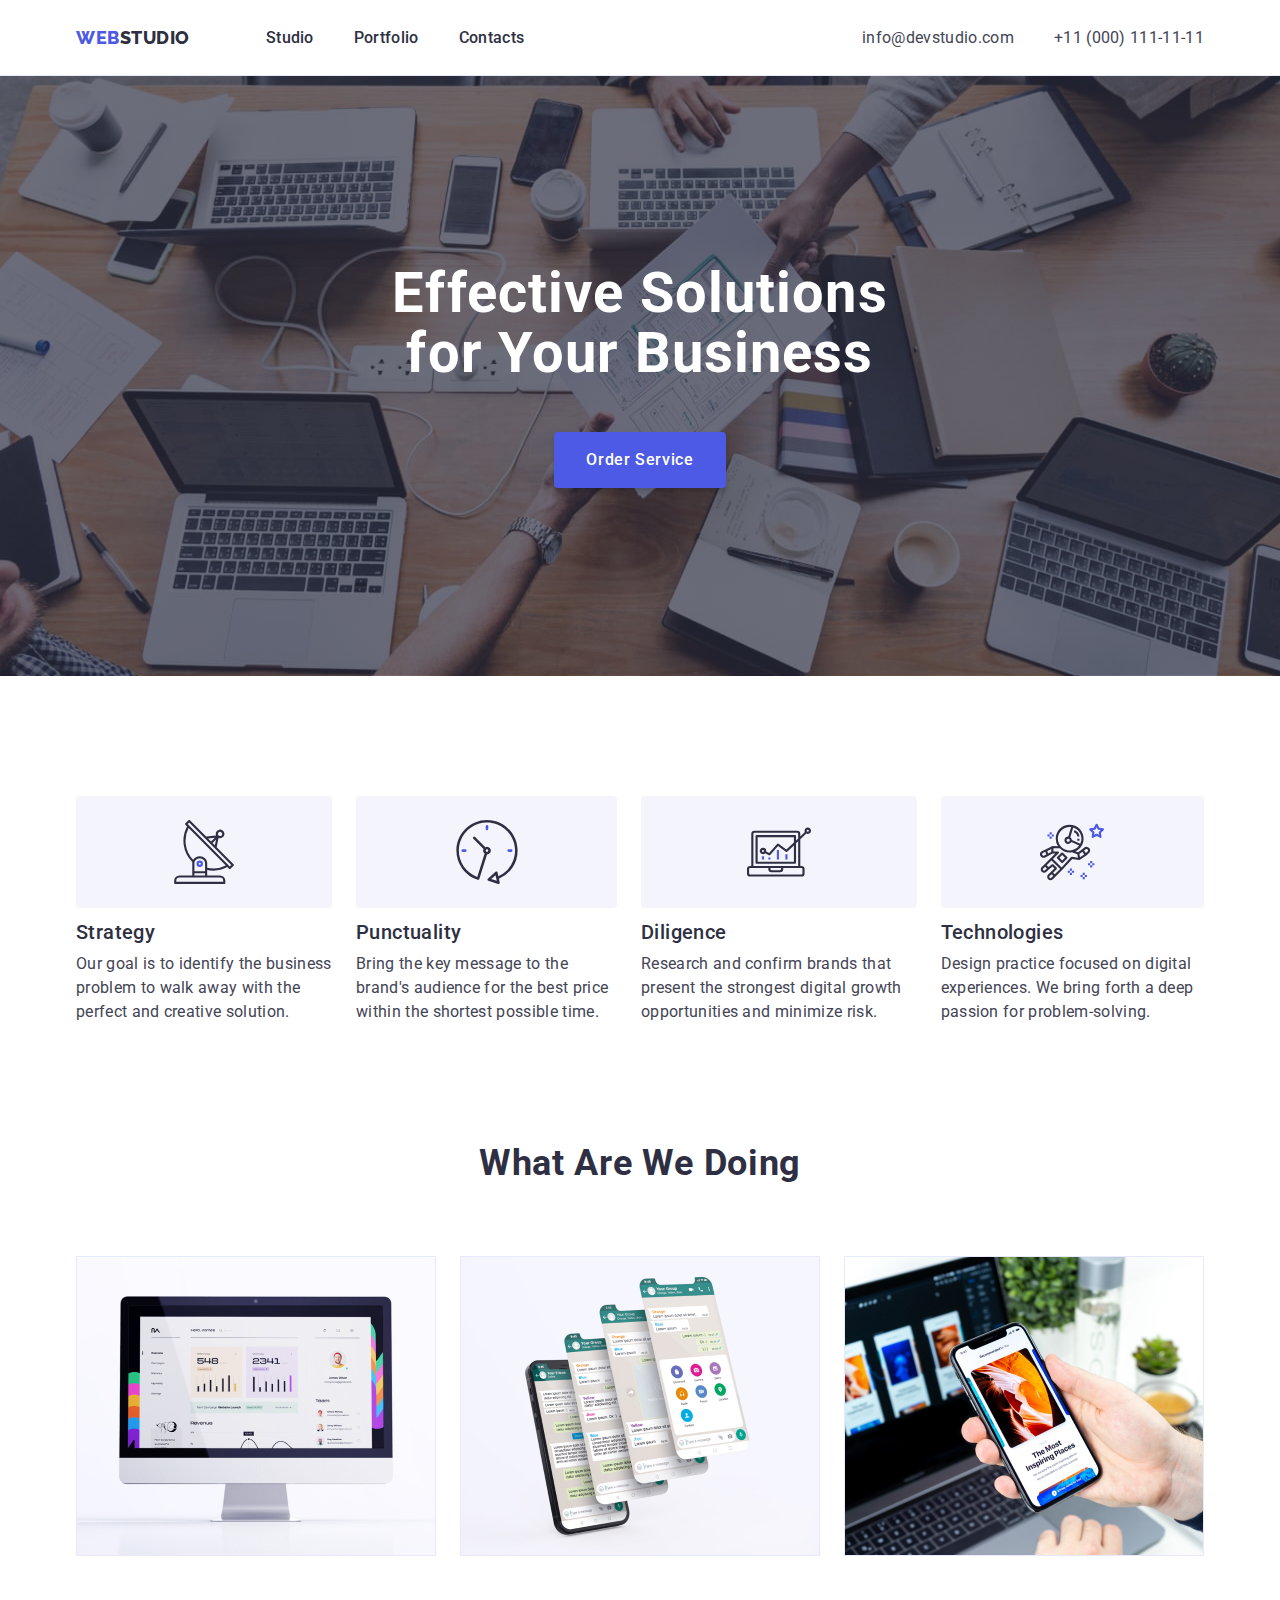
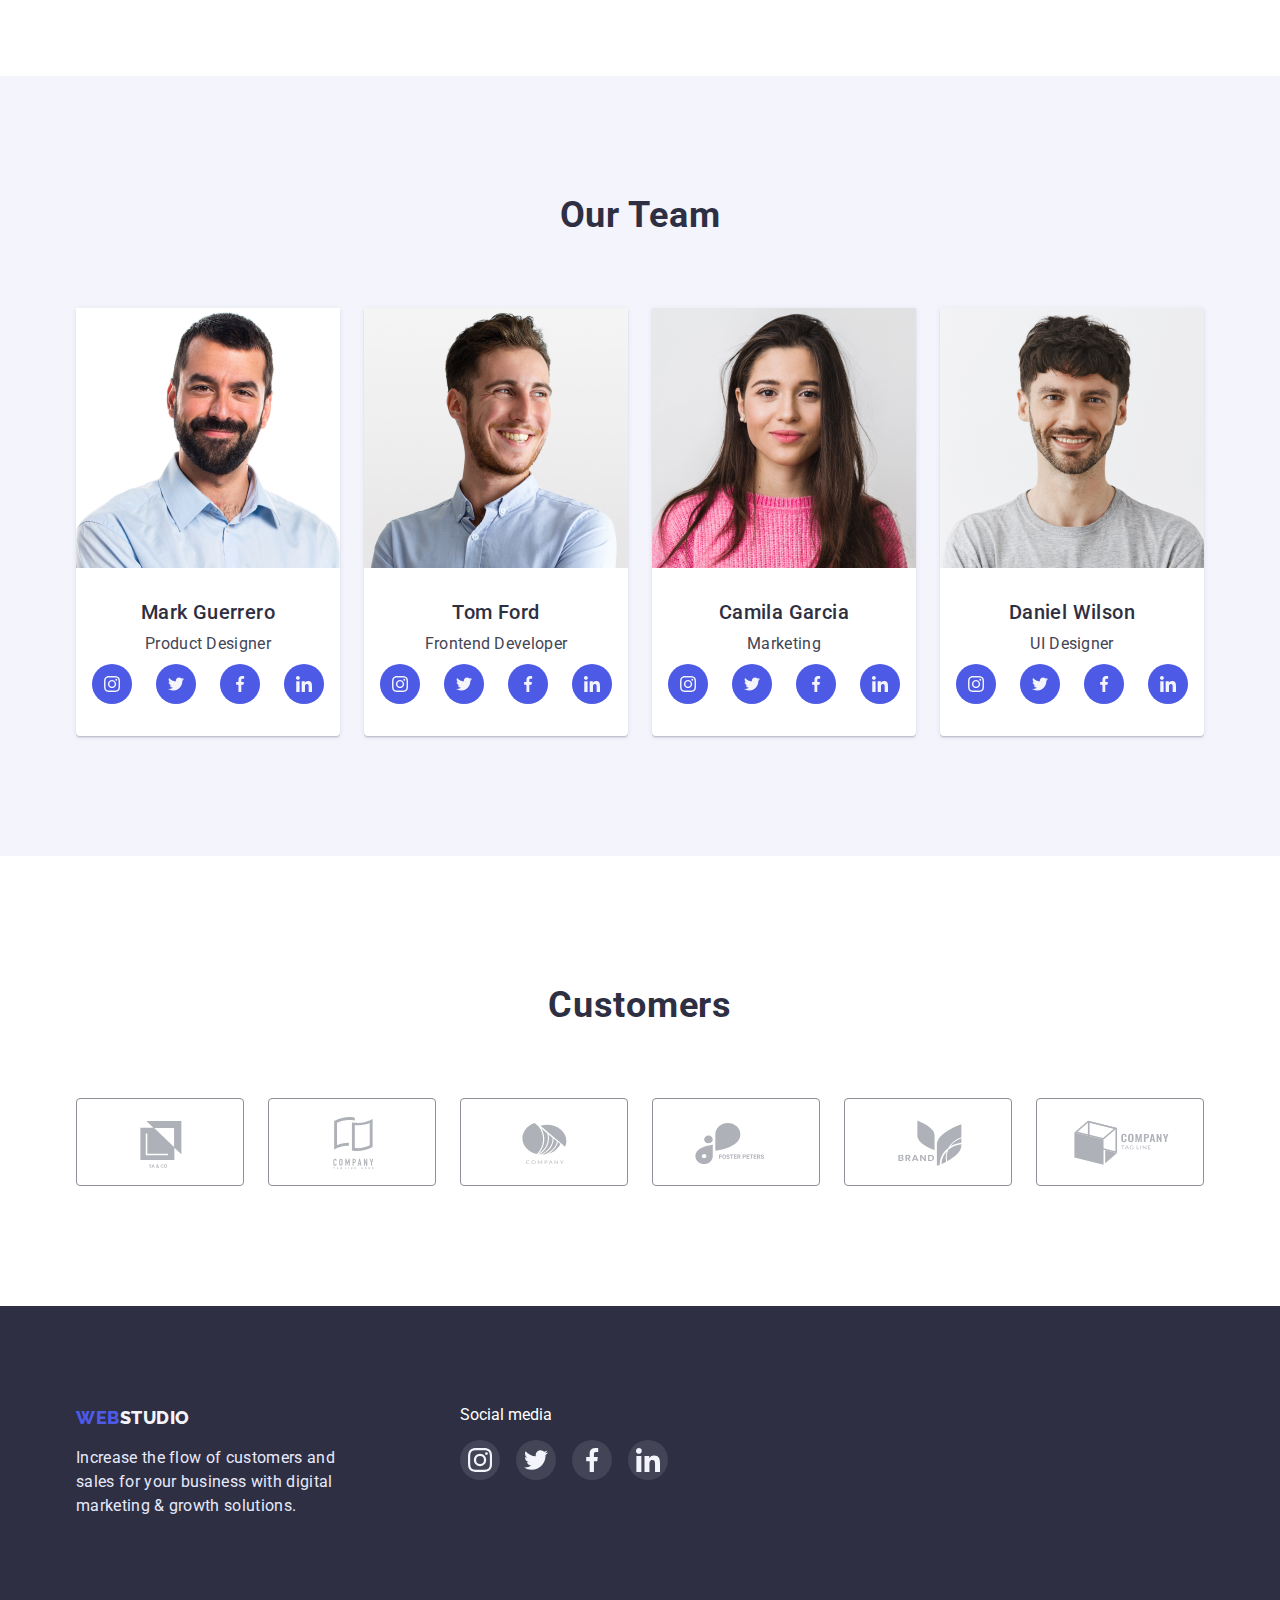
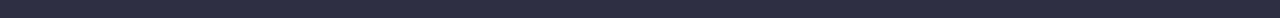
<file: index.html>
<!DOCTYPE html>
<html lang="en">
  <head>
    <meta charset="UTF-8" />
    <meta http-equiv="X-UA-Compatible" content="IE=edge" />
    <meta name="viewport" content="width=device-width, initial-scale=1.0" />
    <title>Studio</title>
    <link rel="preconnect" href="https://fonts.googleapis.com" />
    <link rel="preconnect" href="https://fonts.gstatic.com" crossorigin />
    <link
      href="https://fonts.googleapis.com/css2?family=Raleway:wght@800&family=Roboto:wght@400;500;700;900&display=swap"
      rel="stylesheet"
    />
    <link
      rel="stylesheet"
      href="https://cdn.jsdelivr.net/npm/modern-normalize@1.1.0/modern-normalize.min.css"
    />
    <link rel="stylesheet" href="./css/styles.css" />
  </head>
  <body class="body">
    <!--HEADER-->
    <header class="header">
      <div class="container container-header">
        <nav class="name-nav">
          <a class="logo-link link" href="">
            <span class="logo">Web</span>Studio</a
          >
          <ul class="menu list">
            <li class="menu-item">
              <a class="menu-link link" href="">Studio</a>
            </li>
            <li class="menu-item">
              <a class="menu-link link" href="./portfolio.html">Portfolio</a>
            </li>
            <li class="menu-item">
              <a class="menu-link link" href="">Contacts</a>
            </li>
          </ul>
        </nav>
        <address class="address">
          <ul class="list header-address-list">
            <li class="menu-item">
              <a class="contact-mail link" href="mailto:info@devstudio.com"
                >info@devstudio.com</a
              >
            </li>
            <li class="menu-item">
              <a class="contact-phone-number link" href="tel:+110001111111"
                >+11 (000) 111-11-11</a
              >
            </li>
          </ul>
        </address>
      </div>
    </header>
    <main>
      <!--HERO-->
      <section class="hero-section">
        <div class="container container-hiro">
          <h1 class="hero-title">Effective Solutions for Your Business</h1>
          <button type="button" class="hero-btn btn">Order Service</button>
        </div>
      </section>
      <!--ADVANTAGES-->
      <section class="subtitle-section">
        <div class="container">
          <h2 class="hidden-titles">our qualities</h2>
          <ul class="list text-subtitle-section">
            <li class="hero-item">
              <div class="hero-icon-bgr">
                <svg class="hero-icon">
                  <use
                    href="./images/sprait.svg/symbol-defs.svg#icon-antenna"
                  ></use>
                </svg>
              </div>
              <h3 class="subtitle-hero">Strategy</h3>
              <p class="text-hero">
                Our goal is to identify the business problem to walk away with
                the perfect and creative solution.
              </p>
            </li>
            <li class="hero-item">
              <div class="hero-icon-bgr">
                <svg class="hero-icon">
                  <use
                    href="./images/sprait.svg/symbol-defs.svg#icon-clock"
                  ></use>
                </svg>
              </div>
              <h3 class="subtitle-hero">Punctuality</h3>
              <p class="text-hero">
                Bring the key message to the brand's audience for the best price
                within the shortest possible time.
              </p>
            </li>
            <li class="hero-item">
              <div class="hero-icon-bgr">
                <svg class="hero-icon">
                  <use
                    href="./images/sprait.svg/symbol-defs.svg#icon-diagram"
                  ></use>
                </svg>
              </div>
              <h3 class="subtitle-hero">Diligence</h3>
              <p class="text-hero">
                Research and confirm brands that present the strongest digital
                growth opportunities and minimize risk.
              </p>
            </li>
            <li class="hero-item">
              <div class="hero-icon-bgr">
                <svg class="hero-icon">
                  <use
                    href="./images/sprait.svg/symbol-defs.svg#icon-astronaut"
                  ></use>
                </svg>
              </div>
              <h3 class="subtitle-hero">Technologies</h3>
              <p class="text-hero">
                Design practice focused on digital experiences. We bring forth a
                deep passion for problem-solving.
              </p>
            </li>
          </ul>
        </div>
      </section>
      <!--EXAMPLES of WORK-->
      <section class="section-examples">
        <div class="container">
          <h2 class="title-examples">What are we doing</h2>
          <ul class="list title-examples-container">
            <li class="title-examples-item">
              <a href="">
                <img
                  class="img-examples"
                  src="./images/main-page-img/img_1.jpg"
                  alt="computer"
                  width="360"
                />
              </a>
            </li>
            <li class="title-examples-item">
              <a href="">
                <img
                  class="img-examples"
                  src="./images/main-page-img/img_2.jpg"
                  alt="phone"
                  width="360"
                />
              </a>
            </li>
            <li class="title-examples-item">
              <a href="">
                <img
                  class="img-examples"
                  src="./images/main-page-img/img_3.jpg"
                  alt="laptop"
                  width="360"
                />
              </a>
            </li>
          </ul>
        </div>
      </section>
      <!--OUR TEAM-->
      <section class="section-team">
        <div class="container">
          <h2 class="title-team">Our Team</h2>
          <ul class="list title-team-list">
            <li class="title-team-item">
              <img
                class="img-team"
                src="./images/main-page-img/img_4.jpg"
                alt="Mark Guerrero"
                width="264"
                height="260"
              />
              <div class="text-box">
                <h3 class="subtitle-team">Mark Guerrero</h3>
                <p class="text-team">Product Designer</p>
                <ul class="team-social-media-list list">
                  <li class="team-social-media-item">
                    <a
                      class="team-social-media-link"
                      href="https://www.instagram.com/"
                      target="_blank"
                      rel="noreferrer noopener"
                      ><svg class="team-social-media-icon">
                        <use
                          href="./images/sprait.svg/symbol-defs.svg#icon-instagram"
                        ></use>
                      </svg>
                    </a>
                  </li>
                  <li class="team-social-media-item">
                    <a
                      class="team-social-media-link"
                      href="https://twitter.com"
                      target="_blank"
                      rel="noreferrer noopener"
                      ><svg class="team-social-media-icon">
                        <use
                          href="./images/sprait.svg/symbol-defs.svg#icon-twitter"
                        ></use>
                      </svg>
                    </a>
                  </li>
                  <li class="team-social-media-item">
                    <a
                      class="team-social-media-link"
                      href="https://www.facebook.com"
                      target="_blank"
                      rel="noreferrer noopener"
                      ><svg class="team-social-media-icon">
                        <use
                          href="./images/sprait.svg/symbol-defs.svg#icon-facebook"
                        ></use>
                      </svg>
                    </a>
                  </li>
                  <li class="team-social-media-item">
                    <a
                      class="team-social-media-link"
                      href="https://www.linkedin.com"
                      target="_blank"
                      rel="noreferrer noopener"
                      ><svg class="team-social-media-icon">
                        <use
                          href="./images/sprait.svg/symbol-defs.svg#icon-linkedin"
                        ></use>
                      </svg>
                    </a>
                  </li>
                </ul>
              </div>
            </li>
            <li class="title-team-item">
              <img
                class="img-team"
                src="./images/main-page-img/img_5.jpg"
                alt="Tom Ford"
                width="264"
              />
              <div class="text-box">
                <h3 class="subtitle-team">Tom Ford</h3>
                <p class="text-team">Frontend Developer</p>
                <ul class="team-social-media-list list">
                  <li class="team-social-media-item">
                    <a
                      class="team-social-media-link"
                      href="https://www.instagram.com"
                      target="_blank"
                      rel="noreferrer noopener"
                      ><svg class="team-social-media-icon">
                        <use
                          href="./images/sprait.svg/symbol-defs.svg#icon-instagram"
                        ></use>
                      </svg>
                    </a>
                  </li>
                  <li class="team-social-media-item">
                    <a
                      class="team-social-media-link"
                      href="https://twitter.com"
                      target="_blank"
                      rel="noreferrer noopener"
                      ><svg class="team-social-media-icon">
                        <use
                          href="./images/sprait.svg/symbol-defs.svg#icon-twitter"
                        ></use>
                      </svg>
                    </a>
                  </li>
                  <li class="team-social-media-item">
                    <a
                      class="team-social-media-link"
                      href="https://www.facebook.com"
                      target="_blank"
                      rel="noreferrer noopener"
                      ><svg class="team-social-media-icon">
                        <use
                          href="./images/sprait.svg/symbol-defs.svg#icon-facebook"
                        ></use>
                      </svg>
                    </a>
                  </li>
                  <li class="team-social-media-item">
                    <a
                      class="team-social-media-link"
                      href="https://www.linkedin.com"
                      target="_blank"
                      rel="noreferrer noopener"
                      ><svg class="team-social-media-icon">
                        <use
                          href="./images/sprait.svg/symbol-defs.svg#icon-linkedin"
                        ></use>
                      </svg>
                    </a>
                  </li>
                </ul>
              </div>
            </li>
            <li class="title-team-item">
              <img
                class="img-team"
                src="./images/main-page-img/img_6.jpg"
                alt="Camila Garcia"
                width="264"
              />
              <div class="text-box">
                <h3 class="subtitle-team">Camila Garcia</h3>
                <p class="text-team">Marketing</p>
                <ul class="team-social-media-list list">
                  <li class="team-social-media-item">
                    <a
                      class="team-social-media-link"
                      href="https://www.instagram.com"
                      target="_blank"
                      rel="noreferrer noopener"
                      ><svg class="team-social-media-icon">
                        <use
                          href="./images/sprait.svg/symbol-defs.svg#icon-instagram"
                        ></use>
                      </svg>
                    </a>
                  </li>
                  <li class="team-social-media-item">
                    <a
                      class="team-social-media-link"
                      href="https://twitter.com"
                      target="_blank"
                      rel="noreferrer noopener"
                      ><svg class="team-social-media-icon">
                        <use
                          href="./images/sprait.svg/symbol-defs.svg#icon-twitter"
                        ></use>
                      </svg>
                    </a>
                  </li>
                  <li class="team-social-media-item">
                    <a
                      class="team-social-media-link"
                      href="https://www.facebook.com"
                      target="_blank"
                      rel="noreferrer noo>pener"
                      ><svg class="team-social-media-icon">
                        <use
                          href="./images/sprait.svg/symbol-defs.svg#icon-facebook"
                        ></use>
                      </svg>
                    </a>
                  </li>
                  <li class="team-social-media-item">
                    <a
                      class="team-social-media-link"
                      href="https://www.linkedin.com"
                      target="_blank"
                      rel="noreferrer noopener"
                      ><svg class="team-social-media-icon">
                        <use
                          href="./images/sprait.svg/symbol-defs.svg#icon-linkedin"
                        ></use>
                      </svg>
                    </a>
                  </li>
                </ul>
              </div>
            </li>
            <li class="title-team-item">
              <img
                class="img-team"
                src="./images/main-page-img/img_7.jpg"
                alt="Daniel Wilson"
                width="264"
              />
              <div class="text-box">
                <h3 class="subtitle-team">Daniel Wilson</h3>
                <p class="text-team">UI Designer</p>
                <ul class="team-social-media-list list">
                  <li class="team-social-media-item">
                    <a
                      class="team-social-media-link"
                      href="https://www.instagram.com"
                      target="_blank"
                      rel="noreferrer noopener"
                      ><svg class="team-social-media-icon">
                        <use
                          href="./images/sprait.svg/symbol-defs.svg#icon-instagram"
                        ></use>
                      </svg>
                    </a>
                  </li>
                  <li class="team-social-media-item">
                    <a
                      class="team-social-media-link"
                      href="https://twitter.com"
                      target="_blank"
                      rel="noreferrer noopener"
                      ><svg class="team-social-media-icon">
                        <use
                          href="./images/sprait.svg/symbol-defs.svg#icon-twitter"
                        ></use>
                      </svg>
                    </a>
                  </li>
                  <li class="team-social-media-item">
                    <a
                      class="team-social-media-link"
                      href="https://www.facebook.com"
                      target="_blank"
                      rel="noreferrer noopener"
                      ><svg class="team-social-media-icon">
                        <use
                          href="./images/sprait.svg/symbol-defs.svg#icon-facebook"
                        ></use>
                      </svg>
                    </a>
                  </li>
                  <li class="team-social-media-item">
                    <a
                      class="team-social-media-link"
                      href="https://www.linkedin.com"
                      target="_blank"
                      rel="noreferrer noopener"
                      ><svg class="team-social-media-icon">
                        <use
                          href="./images/sprait.svg/symbol-defs.svg#icon-linkedin"
                        ></use>
                      </svg>
                    </a>
                  </li>
                </ul>
              </div>
            </li>
          </ul>
        </div>
      </section>
      <section class="section-customers">
        <div class="container">
          <h2 class="customers-title">Customers</h2>
          <ul class="customers-list list">
            <li class="customers-item">
              <a class="customers-link" href="">
                <svg class="customers-icon" width="104" height="56">
                  <use
                    href="./images/sprait.svg/symbol-defs.svg#icon-logo_1"
                  ></use>
                </svg>
              </a>
            </li>
            <li class="customers-item">
              <a class="customers-link" href="">
                <svg class="customers-icon" width="104" height="56">
                  <use
                    href="./images/sprait.svg/symbol-defs.svg#icon-logo_2"
                  ></use>
                </svg>
              </a>
            </li>
            <li class="customers-item">
              <a class="customers-link" href="">
                <svg class="customers-icon" width="104" height="56">
                  <use
                    href="./images/sprait.svg/symbol-defs.svg#icon-logo_3"
                  ></use>
                </svg>
              </a>
            </li>
            <li class="customers-item">
              <a class="customers-link" href="">
                <svg class="customers-icon" width="104" height="56">
                  <use
                    href="./images/sprait.svg/symbol-defs.svg#icon-logo_4"
                  ></use>
                </svg>
              </a>
            </li>
            <li class="customers-item">
              <a class="customers-link" href="">
                <svg class="customers-icon" width="104" height="56">
                  <use
                    href="./images/sprait.svg/symbol-defs.svg#icon-logo_5"
                  ></use>
                </svg>
              </a>
            </li>
            <li class="customers-item">
              <a class="customers-link" href="">
                <svg class="customers-icon" width="104" height="56">
                  <use
                    href="./images/sprait.svg/symbol-defs.svg#icon-logo_6"
                  ></use>
                </svg>
              </a>
            </li>
          </ul>
        </div>
      </section>
    </main>
    <!--FOOTER-->
    <footer class="footer">
      <div class="container footer-container">
        <div class="footer-wrap-text">
          <a class="logo-footer-link link" href="./index.html">
            <span class="logo">Web</span>Studio</a
          >
          <p class="footer-text">
            Increase the flow of customers and sales for your business with
            digital marketing & growth solutions.
          </p>
        </div>
        <div class="footer-wrap-social-media">
          <p class="footer-social-media-text text">Social media</p>
          <ul class="footer-social-media-list list">
            <li class="footer-social-media-item">
              <a
                class="footer-social-media-link"
                href="https://www.instagram.com"
                target="_blank"
                rel="noreferrer noopener"
              >
                <svg class="footer-social-medio-icon" width="24" height="24">
                  <use
                    href="./images/sprait.svg/symbol-defs.svg#icon-instagram"
                  ></use>
                </svg>
              </a>
            </li>
            <li class="footer-social-media-item">
              <a
                class="footer-social-media-link"
                href="https://twitter.com"
                target="_blank"
                rel="noreferrer noopener"
              >
                <svg class="footer-social-media-icon" width="24" height="24">
                  <use
                    href="./images/sprait.svg/symbol-defs.svg#icon-twitter"
                  ></use>
                </svg>
              </a>
            </li>
            <li class="footer-social-media-item">
              <a
                class="footer-social-media-link"
                href="https://www.facebook.com"
                target="_blank"
                rel="noreferrer noopener"
              >
                <svg class="footer-social-media-icon" width="24" height="24">
                  <use
                    href="./images/sprait.svg/symbol-defs.svg#icon-facebook"
                  ></use>
                </svg>
              </a>
            </li>
            <li class="footer-social-media-item">
              <a
                class="footer-social-media-link"
                href="https://www.linkedin.com"
                target="_blank"
                rel="noreferrer noopener"
              >
                <svg class="footer-social-media-icon" width="24" height="24">
                  <use
                    href="./images/sprait.svg/symbol-defs.svg#icon-linkedin"
                  ></use>
                </svg>
              </a>
            </li>
          </ul>
        </div>
      </div>
    </footer>
  </body>
</html>
</file>
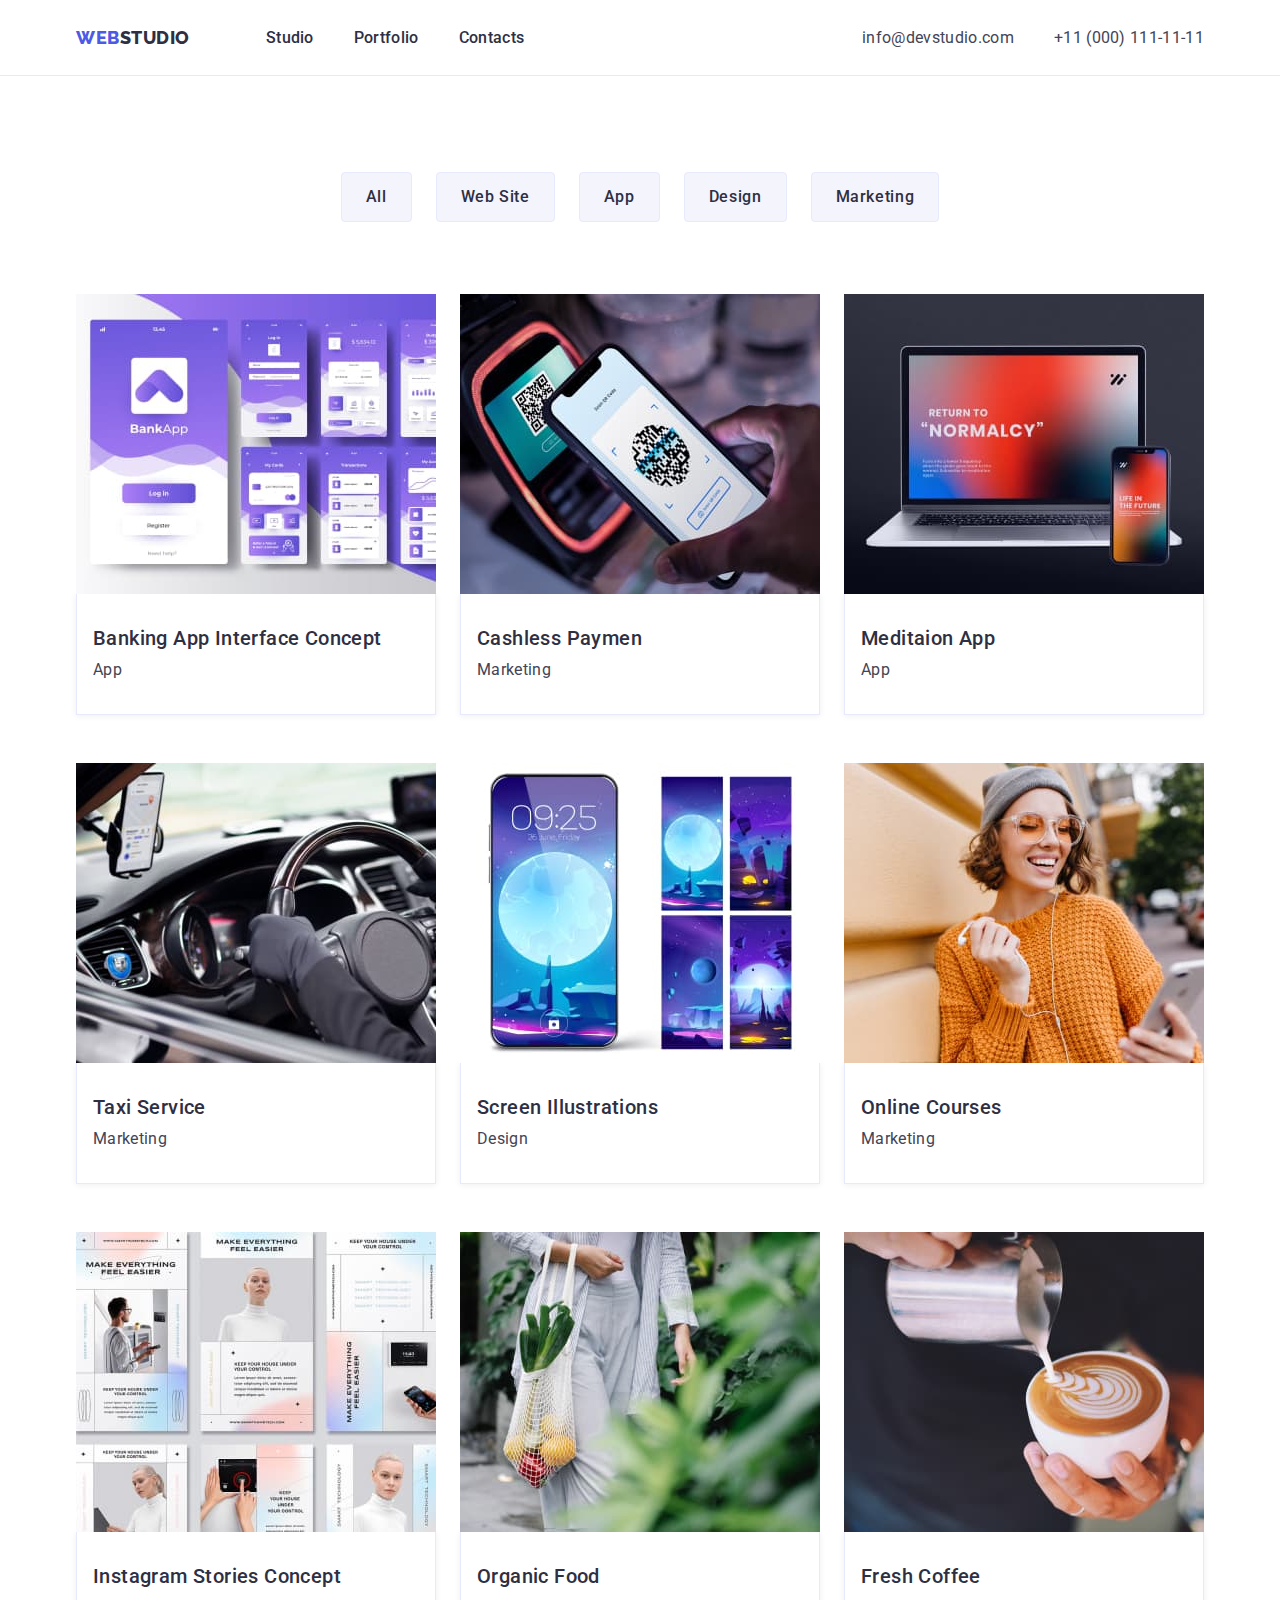
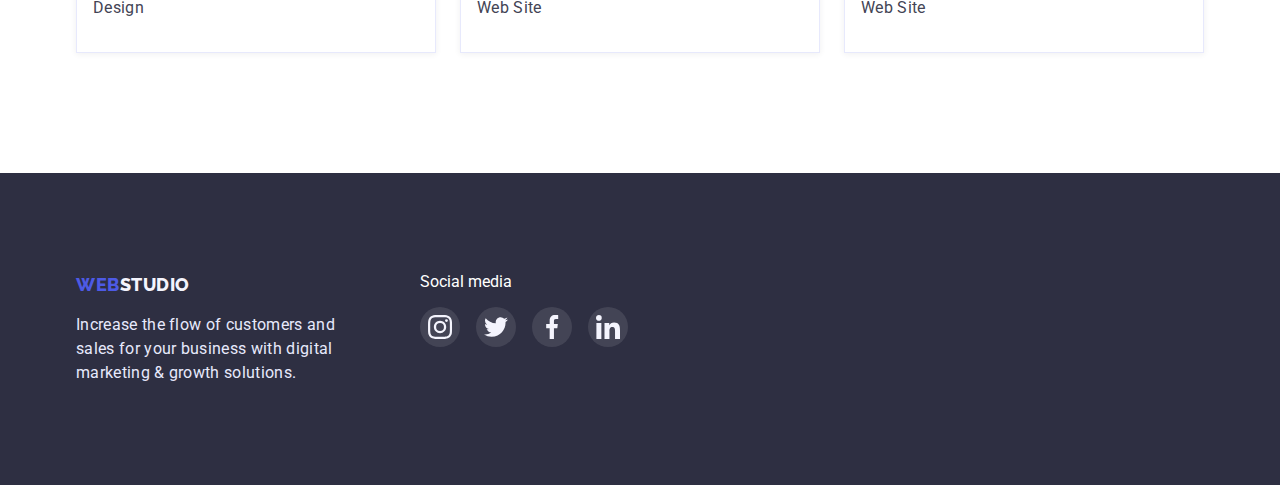
<file: portfolio.html>
<!DOCTYPE html>
<html lang="en">
  <head>
    <meta charset="UTF-8" />
    <meta http-equiv="X-UA-Compatible" content="IE=edge" />
    <meta name="viewport" content="width=device-width, initial-scale=1.0" />
    <title>portfolio</title>
    <link rel="preconnect" href="https://fonts.googleapis.com">
    <link rel="preconnect" href="https://fonts.gstatic.com" crossorigin>
    <link
      href="https://fonts.googleapis.com/css2?family=Raleway:wght@800&family=Roboto:wght@400;500;700&display=swap" rel="stylesheet"
    />
    <link
      rel="stylesheet"
      href="https://cdn.jsdelivr.net/npm/modern-normalize@1.1.0/modern-normalize.min.css"
    />
    <link rel="stylesheet" href="./css/styles.css" />
  </head>
  <body class="body">
    <!--HEADER-SECOND-->
    <header class="header">
      <div class="container container-header">
      <nav class="name-nav">
        <a class="logo-link link" href="">
          <span class="logo">Web</span>Studio</a>
        <ul class="menu list">
          <li class="menu-item">
            <a class="menu-link link" href="./index.html">Studio</a></li>
          <li class="menu-item">
            <a class="menu-link link" href="">Portfolio</a></li>
          <li class="menu-item">
            <a class="menu-link link" href="">Contacts</a></li>
        </ul>
      </nav>
      <address class="address">
        <ul class="list container-address">
          <li  class="menu-item">
            <a class="contact-mail link" href="mailto:info@devstudio.com">info@devstudio.com</a></li>
          <li class="menu-item">
            <a class="contact-phone-number link" href="tel:+110001111111">+11 (000) 111-11-11</a></li>
        </ul>
      </address>
    </header>
    <main>
      <!--PORTFOLIO-BATTON-->
      <section class="portfolio">
        <div class="container">
        <ul class="list link list-btn-page">
          <li>
            <button type="button" class="batton-page btn">All</button></li>
          <li>
            <button type="button" class="batton-page btn">Web Site</button></li>
          <li>
            <button type="button" class="batton-page btn">App</button></li>
          <li>
            <button type="button" class="batton-page btn">Design</button></li>
          <li>
            <button type="button" class="batton-page btn">Marketing</button></li>
        </ul>
        <h1 class="visually-hidden">web application</h1>
        <ul class="list img-page-container">
          <li class="img-page">
            <a class="img-page-link link"  href="">
              <img class="image-page"
                src=".//images/portfolio-img/img_1.jpg"
                alt="web application photos"
                width="360"
                height="300"
              />
            </a>
            <div class="text-img-box">
            <h3 class="subtitle-page">Banking App Interface Concept</h3>
            <p class="image-page-text">App</p>
            </div>
          </li>
          <li class="img-page">
            <a class="img-page-link link" href="">
              <img class="image-page"
                src=".//images/portfolio-img/img_2.jpg"
                alt="web application photos"
                width="360"
                height="300"
              />
            </a>
            <div class="text-img-box">
            <h3 class="subtitle-page">Cashless Paymen</h3>
            <p class="image-page-text">Marketing</p>
            </div>
          </li>
          <li class="img-page">
            <a class="img-page-link link" href="">
              <img class="image-page"
                src=".//images/portfolio-img/img_3.jpg" alt="web application
              photos" width="360" height="300" />
            </a>
            <div class="text-img-box">
            <h3 class="subtitle-page">Meditaion App</h3>
            <p class="image-page-text">App</p>
            </div>
          </li>
          <li class="img-page">
            <a class="img-page-link link" href="">
            <img class="image-page"
            src=".//images/portfolio-img/img_4.jpg"
              alt="web application photos"
              width="360"
              height="300"
            ></a>
            <div class="text-img-box">
            <h3 class="subtitle-page">Taxi Service</h3>
            <p class="image-page-text">Marketing</p>
            </div>
          </li>
          <li class="img-page">
            <a class="img-page-link link" href="">
          <img class="image-page"
          src=".//images/portfolio-img/img_5.jpg"
              alt="web application photos"
              width="360"
              height="300"
            ></a>
            <div class="text-img-box">
            <h3 class="subtitle-page">Screen Illustrations</h3>
            <p class="image-page-text">Design</p>
            </div>
          </li>
          <li class="img-page">
            <a class="img-page-link link" href="">
              <img class="image-page"
              src=".//images/portfolio-img/img_6.jpg"
              alt="web application photos"
              width="360"
              height="300"
            ></a>
            <div class="text-img-box">
            <h3 class="subtitle-page">Online Courses</h3>
            <p class="image-page-text">Marketing</p>
            </div>
          </li>
          <li class="img-page">
            <a class="img-page-link link" href="">
          <img class="image-page" src=".//images/portfolio-img/img_7.jpg"
              alt="web application photos"
              width="360"
              height="300"
            ></a>
            <div class="text-img-box">
            <h3 class="subtitle-page">Instagram Stories Concept</h3>
            <p class="image-page-text">Design</p>
            </div>
          </li>
          <li class="img-page">
            <a class="img-page-link link" href=""></a>
              <img class="image-page"
              src=".//images/portfolio-img/img_8.jpg"
              alt="web application photos"
              width="360"
              height="300"
            ></a>
            <div class="text-img-box">
            <h3 class="subtitle-page">Organic Food</h3>
            <p class="image-page-text">Web Site</p>
            </div>
          </li>
          <li class="img-page">
            <a class="img-page-link link" href="">              
            <img class="image-img-page"
              src=".//images/portfolio-img/img_9.jpg"
              alt="web application photos"
              width="360"
              height="300"
            ></a>
            <div class="text-img-box">
            <h3 class="subtitle-page">Fresh Coffee</h3>
            <p class="image-page-text">Web Site</p>
            </div>
          </li>
        </ul>
        </div>
      </section>
    </main>
    <footer class="footer">
      <div class="container footer-container">
        <div class="footer-wrap-social-media">
        <a class="logo-footer-link link" href="">
          <span class="logo">Web</span>Studio</a>
      <p class="footer-text">
        Increase the flow of customers and sales for your business with digital
        marketing & growth solutions.
      </p>
      </div>
      <div class="footer-wrap-social-media">
        <p class="footer-social-media-text text">Social media</p>
      <ul class="footer-social-media-list list">
        <li class="footer-social-media-item">
          <a class="footer-social-media-link" href="https://www.instagram.com" target="_blank" rel="noreferrer noopener">
            <svg class="footer-social-media-icon" widht="24" height="24">
              <use href="./images/sprait.svg/symbol-defs.svg#icon-instagram"></use>
            </svg>
          </a></li>
        <li class="footer-social-media-item">
          <a class="footer-social-media-link" href="https://twitter.com" target="_blank" rel="noreferrer noopener">
            <svg class="footer-social-media-icon" widht="24" height="24">
              <use href="./images/sprait.svg/symbol-defs.svg#icon-twitter"></use>
            </svg>
          </a></li>
        <li class="footer-social-media-item">
          <a class="footer-social-media-link" href="https://www.facebook.com" target="_blank" rel="noreferrer noopener">
            <svg class="footer-social-media-icon" widht="24" height="24">
              <use href="./images/sprait.svg/symbol-defs.svg#icon-facebook"></use>
            </svg>
          </a></li>
        <li class="footer-social-media-item">
          <a class="footer-social-media-link" href="https://www.linkedin.com" target="_blank" rel="noreferrer noopener">
            <svg class="footer-social-media-icon" widht="24" height="24">
              <use href="./images/sprait.svg/symbol-defs.svg#icon-linkedin"></use>
            </svg>
          </a></li>
      </ul>
      </div>
      </div>
    </footer>
  </body>
</html>
</file>
<file: css/styles.css>
.body {
  font-family: "Roboto", sans-serif;
  font-style: normal;
  color: #2e2f42;
  background-color: var(--main-background);
}
.list {
  list-style: none;
}
.link {
  text-decoration: none;
}
h1,
h2,
h3,
h4,
p {
  margin-top: 0;
  margin-bottom: 0;
}
ul,
ol {
  margin-top: 0;
  margin-bottom: 0;
  padding-left: 0;
}
img {
  display: block;
}
button {
  cursor: pointer;
}
.sections {
  padding-top: 120px;
  padding-bottom: 120px;
}
/* /* .menu {
  .. 
} */
:root {
  --main-background: #ffffff;

  --border-color: #e7e9fc;
  --text-color: #434455;
  --brand-color: #4d5ae5;
  --hero-background: #2e2f2e;
  --modal-btn: #404bbf;
  --social-color: #f4f4fd;
  --background-color: #2e2f42;
  --main-header-color: #2e2f42;
  --time-and-style-of-transition: 250ms cubic-bezier(0.4, 0, 0.2, 1);
  --accent-btn-background: #404bbf;
  --accent-social-color: #404bbf;
  --accent-footer-social-color: #31d0aa;
  --section-team-background: #f4f4fd;
  --customers-border-color: #8e8f99;
  --customers-icon-color: #afb1b8;
  --customers-accent-color: #404bbf;
  --border-color: #e7e9fc;
  --porfolio-card-shadow:
  --btn-color: #4d5ae5;
  --btn-background: #f4f4fd;
  --accent-btn-color: #ffffff;
  --accent-btn-background: #404bbf;
  --porfolio-menu-shadow-accent: 0px 3px 1px rgba(0, 0, 0, 0.1),
    0px 2px 1px rgba(0, 0, 0, 0.08), 0px 2px 2px rgba(0, 0, 0, 0.12);

  --hero-gra: linear-gradient(rgba(46, 47, 66, 0.7), rgba(46, 47, 66, 0.7));

  --team-item-shadow:0px 1px 6px rgba(46, 47, 66, 0.08), 0px 1px 1px rgba(46, 47, 66, 0.16), 0px 2px 1px rgba(46, 47, 66, 0.08);
  --text-img-shadow: 0px 1px 6px rgba(46, 47, 66, 0.08);

  --text-img-shadow-accent: 0px 1px 6px rgba(46, 47, 66, 0.08),
    0px 1px 1px rgba(46, 47, 66, 0.16), 0px 2px 1px rgba(46, 47, 66, 0.08);
}

/* <============HEADER==========> */
/* .wrapper */
.container {
  width: 1158px;
  margin: 0 auto;
  padding: 0 15px;
}
.container-header {
  display: flex;
  align-items: center;
}
.header-address-list {
  display: flex;
}
.name-nav {
  display: flex;
  margin-right: auto;
}
.container-address {
  display: flex;
  align-items: center;
}
.header {
  padding-top: 24px;
  padding-bottom: 24px;
  border-bottom: 1px solid var(--border-color);
}
.menu {
  display: flex;
  align-items: center;
}
.menu-item:not(:last-child) {
  margin-right: 40px;
}
.address {
  font-style: normal;
}
.menu-link {
  font-weight: 500;
  font-size: 16px;
  line-height: 1.5;
  letter-spacing: 0.02em;
  color: #2e2f42;
}
.logo {
  color: var(--brand-color);
}
.menu-link:hover,
.menu-link:focus {
  color: var(--brand-color);
}
.logo-link {
  font-family: "Raleway", sans-serif;
  font-weight: 800;
  font-size: 18px;
  line-height: 1.5;
  letter-spacing: 0.03em;
  text-transform: uppercase;
  color: var(--main-header-color);
  margin-right: 76px;
}
.contact-mail {
  font-size: 16px;
  line-height: 1.5;
  letter-spacing: 0.02em;
  color: #434455;
  /* margin-right: 40px; */
}
.contact-mail:hover,
.contact-mail:focus {
  color: var(--brand-color);
}
.contact-phone-number {
  font-size: 16px;
  line-height: 1.5;
  letter-spacing: 0.02em;
  color: #434455;
}
.contact-phone-number:hover,
.contact-phone-number:focus {
  color: var(--brand-color);
}
/* <===============HERO=============> */
.hero-section {
  max-width: 1440px;
  margin: 0 auto;
  text-align: center;
  background-color: var(--hero-background);
  background-image: var(--hero-gra), url(../images/bgc/people-office\ 1.jpg);
  background-repeat: no-repeat;
  background-position: center;
  background-size: cover;
}
.hero-title {
  font-weight: 700;
  font-size: 56px;
  line-height: 1.07;
  letter-spacing: 0.02em;
  max-width: 500px;
  margin: 0 auto;
  margin-bottom: 48px;
  color: #ffffff;
}
.img {
  display: block;
  max-width: 100%;
  height: auto;
}
.container-hiro {
  text-align: center;
  padding-top: 188px;
  padding-bottom: 188px;
}
.hero-btn {
  min-width: 170px;
  padding: 16px 32px;
  font-family: "Roboto", sans-serif;
  font-weight: 500;
  font-size: 16px;
  line-height: 1.5;
  letter-spacing: 0.04em;
  background-color: var(--brand-color);
  text-align: center;
  border: none;
  border-radius: 4px;
  border-color: transparent;
  box-shadow: 0px 4px 4px rgb(0 0 0 / 15%);
  color: #ffffff;
  cursor: pointer;
}
.hero-btn:hover,
.hero-btn:focus {
  background: var(--accent-btn-background);
}

/* <==============ADVANTAGES===========> */
.hero-icon {
  width: 64px;
  height: 64px;
}
.hidden-titles {
  position: absolute;
  width: 1px;
  height: 1px;
  margin: 1px;
  border: 0;
  padding: 0;
  white-space: nowrap;
  clip-path: inset(100%);
  clip: rect(0 0 0 0);
  overflow: hidden;
}
.hero-icon-bgr {
  display: flex;
  justify-content: center;
  align-items: center;
  height: 112px;
  border-radius: 4px;
  margin-bottom: 12px;
  background-color: #f4f4fd;
}
.subtitle-section {
  padding-top: 120px;
  padding-bottom: 120px;
}
.text-subtitle-section {
  display: flex;
  gap: 24px;
}
.hero-item {
  flex-basis: calc((100% -3 / 24px) / 4);
}
.subtitle-hero {
  font-weight: 500;
  font-size: 20px;
  line-height: 1.2;
  letter-spacing: 0.02em;
  margin-bottom: 8px;
}
.text-hero {
  font-weight: 400;
  font-size: 16px;
  line-height: 1.5;
  letter-spacing: 0.02em;
  color: #434455;
}

/* <===================EXAMPLES of WORK=========> */
.section-examples {
  padding-bottom: 120px;
}
.title-examples {
  font-weight: 700;
  font-size: 36px;
  line-height: 1.11;
  text-align: center;
  letter-spacing: 0.02em;
  text-transform: capitalize;
  margin-bottom: 72px;
}
.title-examples-container {
  display: flex;
  justify-content: center;
}
.title-examples-item:not(:last-child) {
  padding-right: 24px;
}
/* <===============OUR TEAM==========> */
.section-team {
  background: var(--section-team-background);
  padding-top: 120px;
  padding-bottom: 120px;
}
.title-team {
  font-weight: 700;
  font-size: 36px;
  line-height: 1.11;
  text-align: center;
  letter-spacing: 0.02em;
  margin-bottom: 72px;
}

.subtitle-team {
  font-weight: 500;
  font-size: 20px;
  line-height: 1.2;
  text-align: center;
  letter-spacing: 0.02em;
  color: var(--background-color);
}
.text-team {
  font-size: 16px;
  line-height: 1.5;
  text-align: center;
  letter-spacing: 0.02em;
  color: #434455;
  margin-top: 8px;
  margin-bottom: 8px;
}
.title-team-list {
  display: flex;
  gap: 24px;
}
.title-team-item {
  background-color: var(--main-background);
  flex-basis: calc((100% - 72px) / 4);
  box-shadow: var(--team-item-shadow);
  border-radius: 0px 0px 4px 4px;
}
.text-box {
  padding: 32px 16px;
  border-color: #e7e9fc;
  border-top: none;
  box-shadow: var(--porfolio-card-shadow);
}
.team-social-media-list {
  display: flex;
  justify-content: center;
  gap: 24px;
}
.team-social-media-item {
  width: 40px;
}
.team-social-media-link {
  height: 40px;
  display: flex;
  justify-content: center;
  align-items: center;
  background-color: var(--brand-color);
  border-radius: 50%;
  transition: background-color var(--time-and-style-of-transition);
}
.team-social-media-link:hover,
.team-social-media-link:focus {
  background-color: var(--accent-social-color);
}

.team-social-media-icon {
  width: 16px;
  height: 16px;
  fill: #f4f4fd;
}

/* <============Customers===========> */
.section-customers {
  padding-top: 130px;
  padding-bottom: 120px;
}
.customers-title {
  margin-bottom: 72px;
  color: var(--main-header-color);
  text-align: center;
  font-size: 36px;
  line-height: 1.11;
  letter-spacing: 0.02em;
  text-transform: capitalize;
}
.customers-list {
  display: flex;
  gap: 24px;
}
.customers-item {
  flex-basis: calc((100% - 5 * 24px) / 6);
  height: 88px;
}
.customers-link {
  width: 100%;
  height: 100%;
  border: 1px solid var(--customers-border-color);
  border-radius: 4px;
  display: flex;
  align-items: center;
  justify-content: center;
  color: var(--customers-icon-color);
}

.customers-link:is(:hover, :focus) {
  border-color: var(--customers-accent-color);
  color: var(--customers-accent-color);
}

.customers-icon {
  fill: currentColor;
}

/* <=========FOOTER============> */
.footer-text {
  width: 264px;
  font-size: 16px;
  line-height: 1.5;
  letter-spacing: 0.02em;
  color: #e7e9fc;
  margin-top: 16px;
  flex-wrap: nowrap;
}
.footer {
  padding-top: 100px;
  padding-bottom: 100px;
  background: #2e2f42;
}
.footer-container {
  display: flex;
}
.logo-footer-link {
  font-family: "Raleway", sans-serif;
  font-style: normal;
  font-weight: 800;
  font-size: 18px;
  line-height: 1.33;
  letter-spacing: 0.03em;
  text-transform: uppercase;
  color: #f4f4fd;
  margin-right: 76px;
}
.footer-wrap-text {
  margin-right: 120px;
}
.footer-wrap-social-media {
  margin-right: 80px;
}
.footer-social-media-text {
  margin-bottom: 16px;
  color: #ffffff;
}
.footer-social-media-list {
  display: flex;
  justify-content: center;
  gap: 16px;
}

.footer-social-media-link {
  width: 100%;
  height: 100%;
  background-color: rgba(255, 255, 255, 0.1);
  border-radius: 50%;
  display: flex;
  align-items: center;
  justify-content: center;
  color: var(--social-color);
}
.footer-social-media-link:hover,
.footer-social-media-link:focus {
  background-color: var(--accent-footer-social-color);
}
.footer-social-media-item {
  width: 40px;
  height: 40px;
}
.footer-social-media-icon {
  fill: currentColor;
}

/* <==========HEADER-SECOND========> */

/* <============PORTFOLIO-BATTON ======= >  */

.portfolio {
  padding-top: 96px;
  padding-bottom: 120px;
}
.list-btn-page {
  display: flex;
  justify-content: center;
  margin-bottom: 72px;
  gap: 24px;
}
.visually-hidden {
  position: absolute;
  white-space: nowrap;
  width: 1px;
  height: 1px;
  overflow: hidden;
  border: 0;
  padding: 0;
  clip: rect(0 0 0 0);
  clip-path: inset(50%);
  margin: -1px;
}
.img-page-container {
  display: flex;
  flex-wrap: wrap;
  column-gap: 24px;
  row-gap: 48px;
}
.img-page {
  flex-basis: calc((100% - 48px) / 3);
}
.text-img-box {
  padding: 32px 16px;
  border: 1px solid var(--border-color);
  border-top: none;
  box-shadow: var(--text-img-shadow);
}

.img-page:is(:hover, :focus) .text-img-box {
  box-shadow: var(--text-img-shadow-accent);
}

.batton-page {
  min-height: 48px;
  color: var(--btn-color);
  background-color: var(--btn-background);
  border: 1px solid var(--border-color);
  border-radius: 4px;
  padding: 12px 24px;
}
.btn {
  font-family: inherit;
  font-weight: 500;
  font-size: 16px;
  line-height: 1.5;
  letter-spacing: 0.04em;
  cursor: pointer;
}

.batton-page:hover,
.batton-page:focus {
  color: var(--accent-btn-color);
  background-color: var(--accent-btn-background);
  box-shadow: var(--porfolio-menu-shadow-accent);
  border-radius: 4px;
  border-color: transparent;
}
.subtitle-page {
  font-weight: 500;
  font-size: 20px;
  line-height: 1.2;
  letter-spacing: 0.02em;
  color: var(--main-header-color);
}
.image-page-text {
  font-size: 16px;
  line-height: 1.5;
  letter-spacing: 0.02em;
  margin-top: 8px;
  color: #434455;
}
.page-header {
  background: #ffffff;
}
/* <==========FOOTER_PAGE=======> */
.footer-page {
  background: #2e2f42;
}
.footer-page-text {
  font-size: 16px;
  line-height: 1.5;
  letter-spacing: 0.02em;
  color: #e7e9fc;
}
</file>
